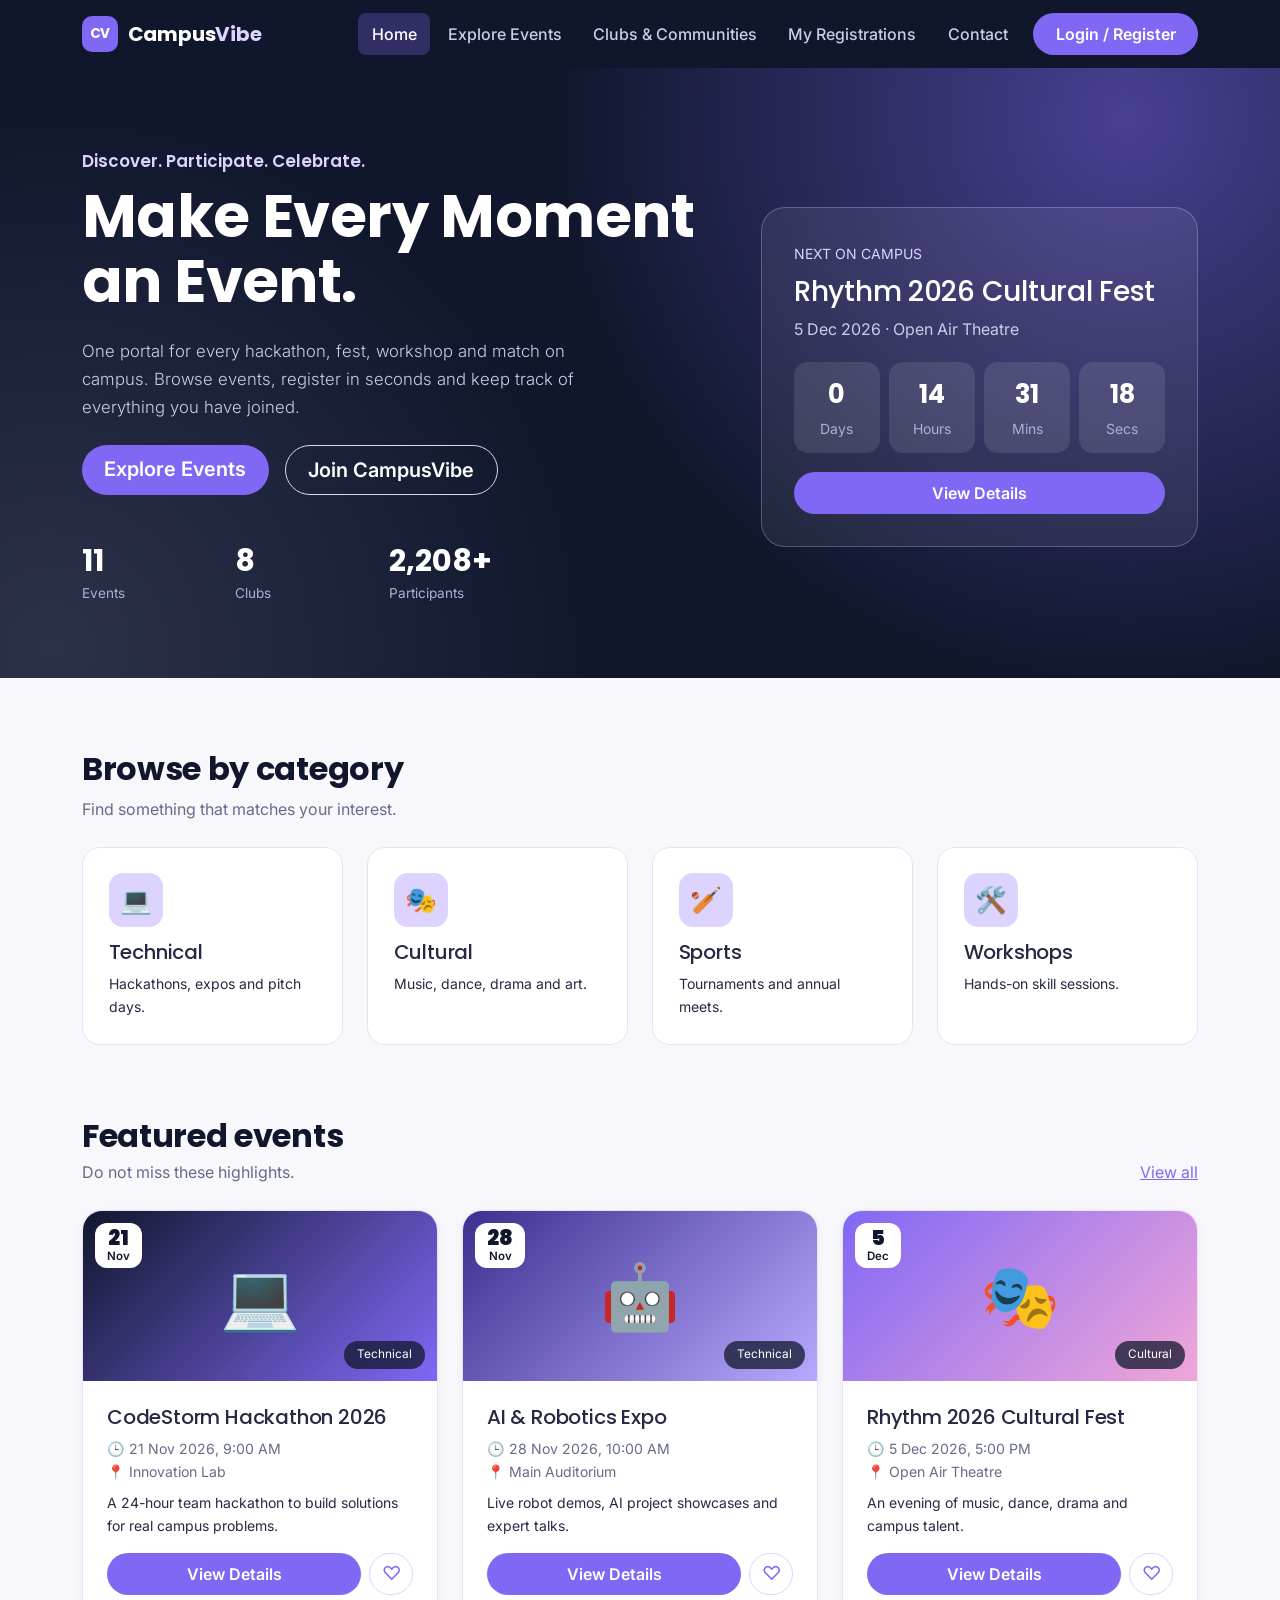
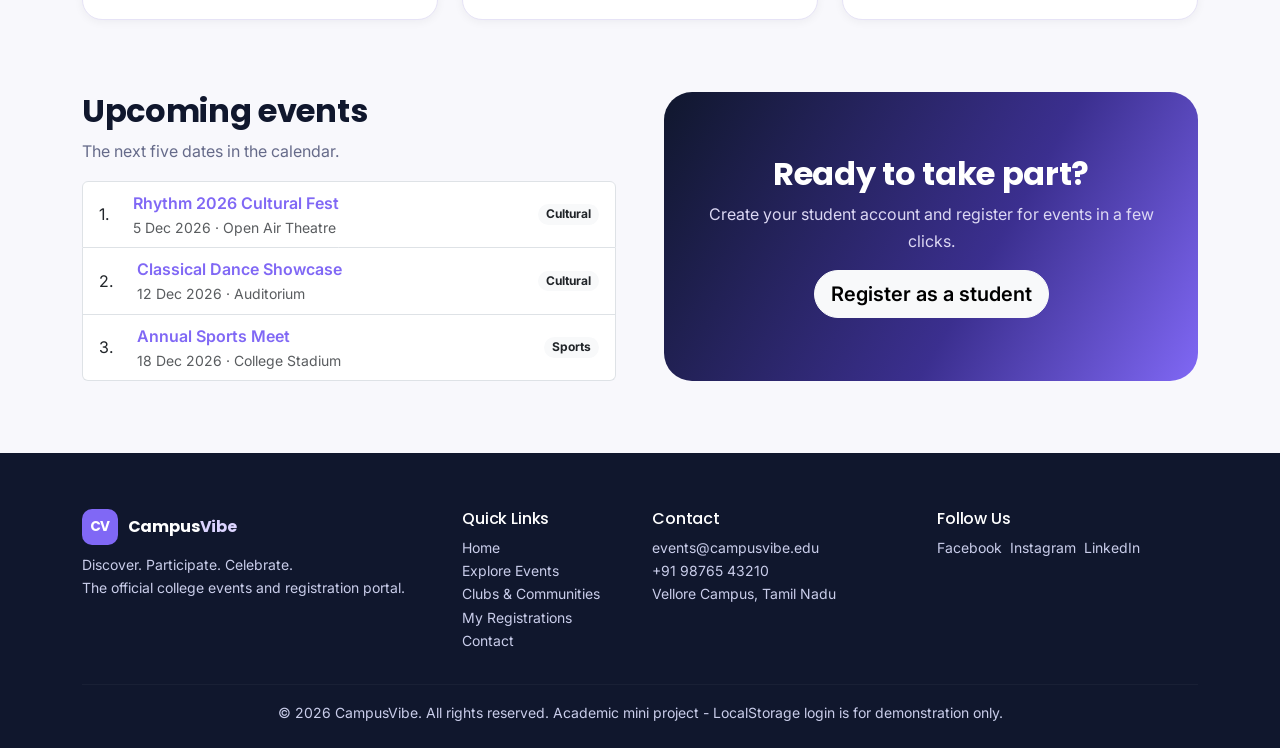
<file: index.html>
<!DOCTYPE html>
<html lang="en">
<head>
<meta charset="UTF-8">
<meta name="viewport" content="width=device-width, initial-scale=1">
<title>Home | CampusVibe</title>
<meta name="description" content="CampusVibe - Discover. Participate. Celebrate.">
<link rel="preconnect" href="https://fonts.googleapis.com">
<link href="https://fonts.googleapis.com/css2?family=Inter:wght@400;500;600&family=Poppins:wght@500;600;700&display=swap" rel="stylesheet">
<link href="https://cdn.jsdelivr.net/npm/bootstrap@5.3.3/dist/css/bootstrap.min.css" rel="stylesheet">
<link href="css/style.css" rel="stylesheet">
</head>
<body>
<header id="nav"></header>
<main>
<section class="hero"><div class="container"><div class="row align-items-center g-5">
 <div class="col-lg-7 rise">
  <p class="tag mb-2">Discover. Participate. Celebrate.</p>
  <h1>Make Every Moment an Event.</h1>
  <p class="lead my-4">One portal for every hackathon, fest, workshop and match on campus. Browse events, register in seconds and keep track of everything you have joined.</p>
  <div class="d-flex flex-wrap gap-3 mb-5"><a class="btn btn-cv btn-lg" href="events.html">Explore Events</a><a class="btn btn-cv-outline btn-lg" href="register.html">Join CampusVibe</a></div>
  <div class="row g-4" style="max-width:460px">
   <div class="col-4 stat"><b data-count="11">0</b><span>Events</span></div>
   <div class="col-4 stat"><b data-count="8">0</b><span>Clubs</span></div>
   <div class="col-4 stat"><b data-count="2400" data-suffix="+">0</b><span>Participants</span></div>
  </div>
 </div>
 <div class="col-lg-5"><div class="next-card">
  <small class="text-uppercase" style="color:var(--lav)">Next on campus</small>
  <h2 class="h3 mt-2" id="nextTitle">Loading...</h2><p class="mb-0" style="color:#c9cdea" id="nextMeta"></p>
  <div class="cd" id="countdown"></div><a class="btn btn-cv w-100" id="nextLink" href="events.html">View Details</a>
 </div></div>
</div></div></section>

<section class="section"><div class="container">
 <h2 class="fw-bold">Browse by category</h2><p class="section-sub mb-4">Find something that matches your interest.</p>
 <div class="row g-4">
  <div class="col-6 col-lg-3"><a class="cat-card" href="events.html?cat=Technical"><div class="ico">💻</div><h3 class="h5">Technical</h3><p class="small mb-0">Hackathons, expos and pitch days.</p></a></div>
  <div class="col-6 col-lg-3"><a class="cat-card" href="events.html?cat=Cultural"><div class="ico">🎭</div><h3 class="h5">Cultural</h3><p class="small mb-0">Music, dance, drama and art.</p></a></div>
  <div class="col-6 col-lg-3"><a class="cat-card" href="events.html?cat=Sports"><div class="ico">🏏</div><h3 class="h5">Sports</h3><p class="small mb-0">Tournaments and annual meets.</p></a></div>
  <div class="col-6 col-lg-3"><a class="cat-card" href="events.html?cat=Workshops"><div class="ico">🛠️</div><h3 class="h5">Workshops</h3><p class="small mb-0">Hands-on skill sessions.</p></a></div>
 </div>
</div></section>

<section class="section pt-0"><div class="container">
 <div class="d-flex justify-content-between align-items-end mb-4"><div><h2 class="fw-bold mb-1">Featured events</h2><p class="section-sub mb-0">Do not miss these highlights.</p></div><a href="events.html">View all</a></div>
 <div class="row g-4" id="featured"></div>
</div></section>

<section class="section pt-0"><div class="container"><div class="row g-5">
 <div class="col-lg-6"><h2 class="fw-bold">Upcoming events</h2><p class="section-sub">The next five dates in the calendar.</p>
  <ol class="list-group list-group-numbered" id="upcoming"></ol></div>
 <div class="col-lg-6"><div class="cta h-100 d-flex flex-column justify-content-center">
  <h2 class="fw-bold">Ready to take part?</h2><p style="color:#dcd8f3">Create your student account and register for events in a few clicks.</p>
  <div><a class="btn btn-light btn-lg fw-semibold" href="register.html">Register as a student</a></div></div></div>
</div></div></section>
</main>
<footer id="footer"></footer>
<script src="https://cdn.jsdelivr.net/npm/bootstrap@5.3.3/dist/js/bootstrap.bundle.min.js"></script>
<script src="js/data.js"></script>
<script src="js/main.js"></script>

</body>
</html>
</file>
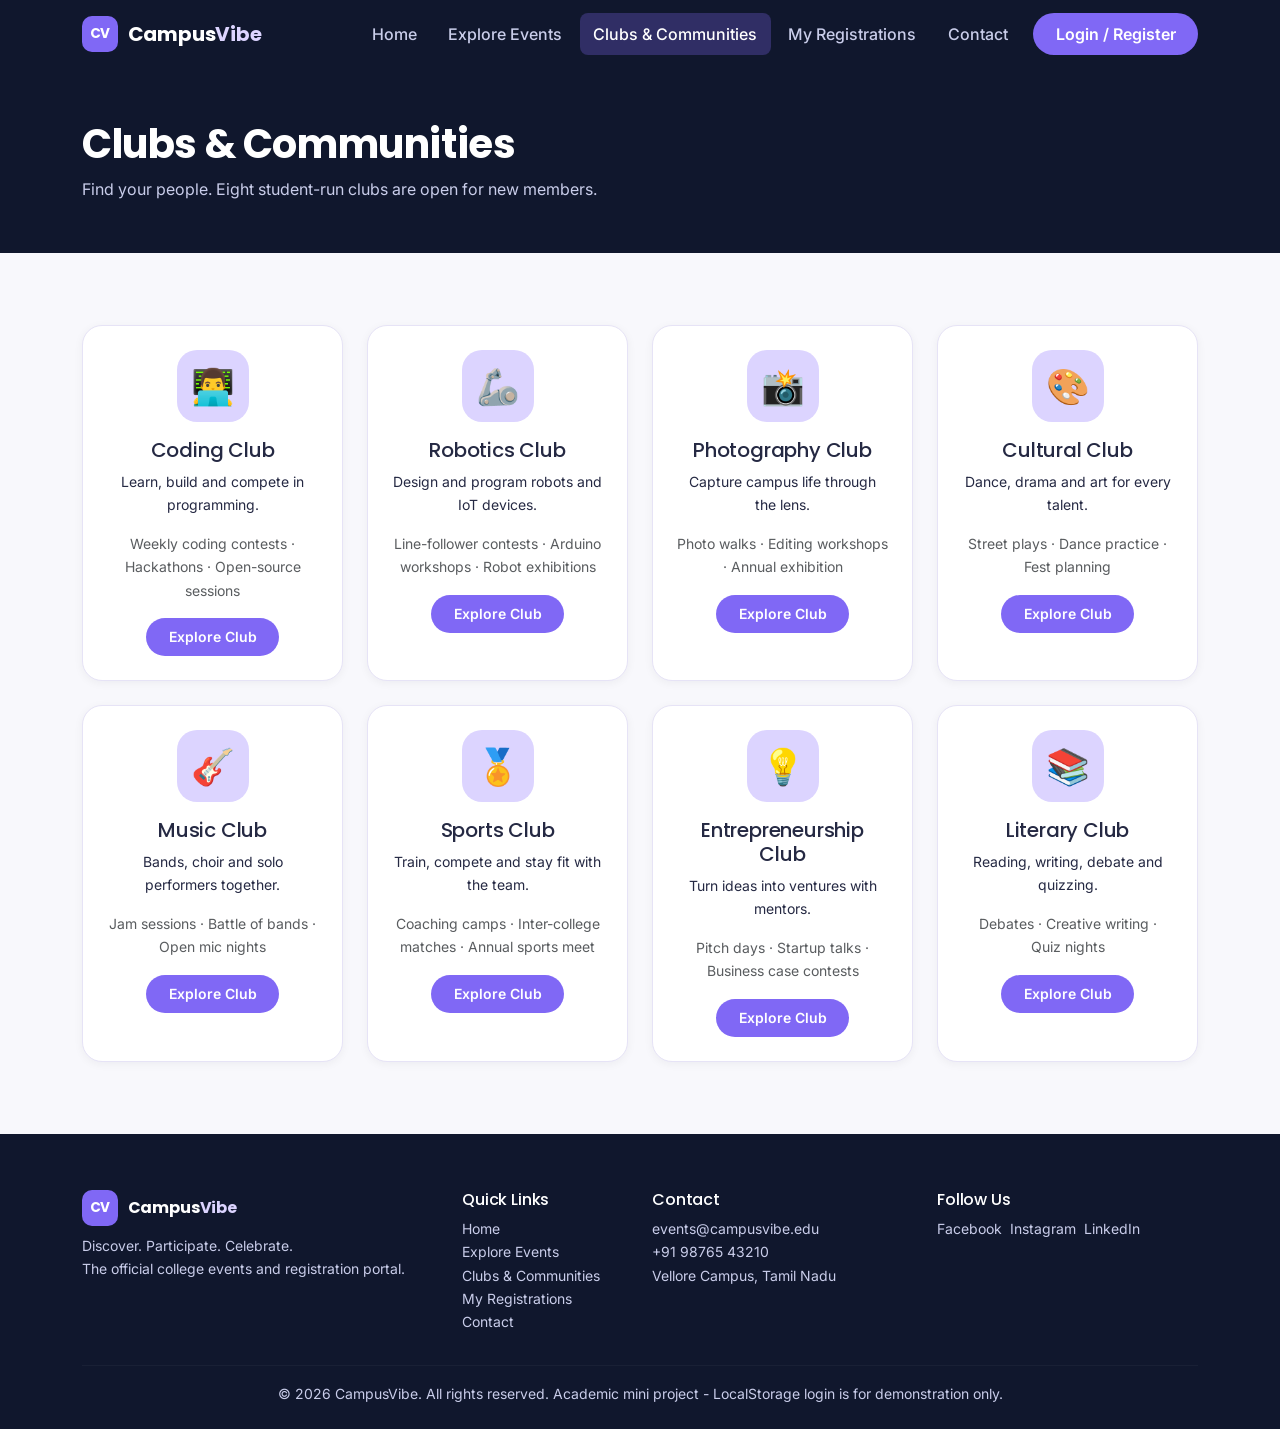
<file: clubs.html>
<!DOCTYPE html>
<html lang="en">
<head>
<meta charset="UTF-8">
<meta name="viewport" content="width=device-width, initial-scale=1">
<title>Clubs & Communities | CampusVibe</title>
<meta name="description" content="CampusVibe - Discover. Participate. Celebrate.">
<link rel="preconnect" href="https://fonts.googleapis.com">
<link href="https://fonts.googleapis.com/css2?family=Inter:wght@400;500;600&family=Poppins:wght@500;600;700&display=swap" rel="stylesheet">
<link href="https://cdn.jsdelivr.net/npm/bootstrap@5.3.3/dist/css/bootstrap.min.css" rel="stylesheet">
<link href="css/style.css" rel="stylesheet">
</head>
<body>
<header id="nav"></header>
<main>
<section class="page-head"><div class="container"><h1>Clubs &amp; Communities</h1><p>Find your people. Eight student-run clubs are open for new members.</p></div></section>
<section class="section"><div class="container"><div class="row g-4" id="clubGrid"></div></div></section>
</main>
<footer id="footer"></footer>
<script src="https://cdn.jsdelivr.net/npm/bootstrap@5.3.3/dist/js/bootstrap.bundle.min.js"></script>
<script src="js/data.js"></script>
<script src="js/main.js"></script>
<script src="js/events.js"></script>
</body>
</html>
</file>
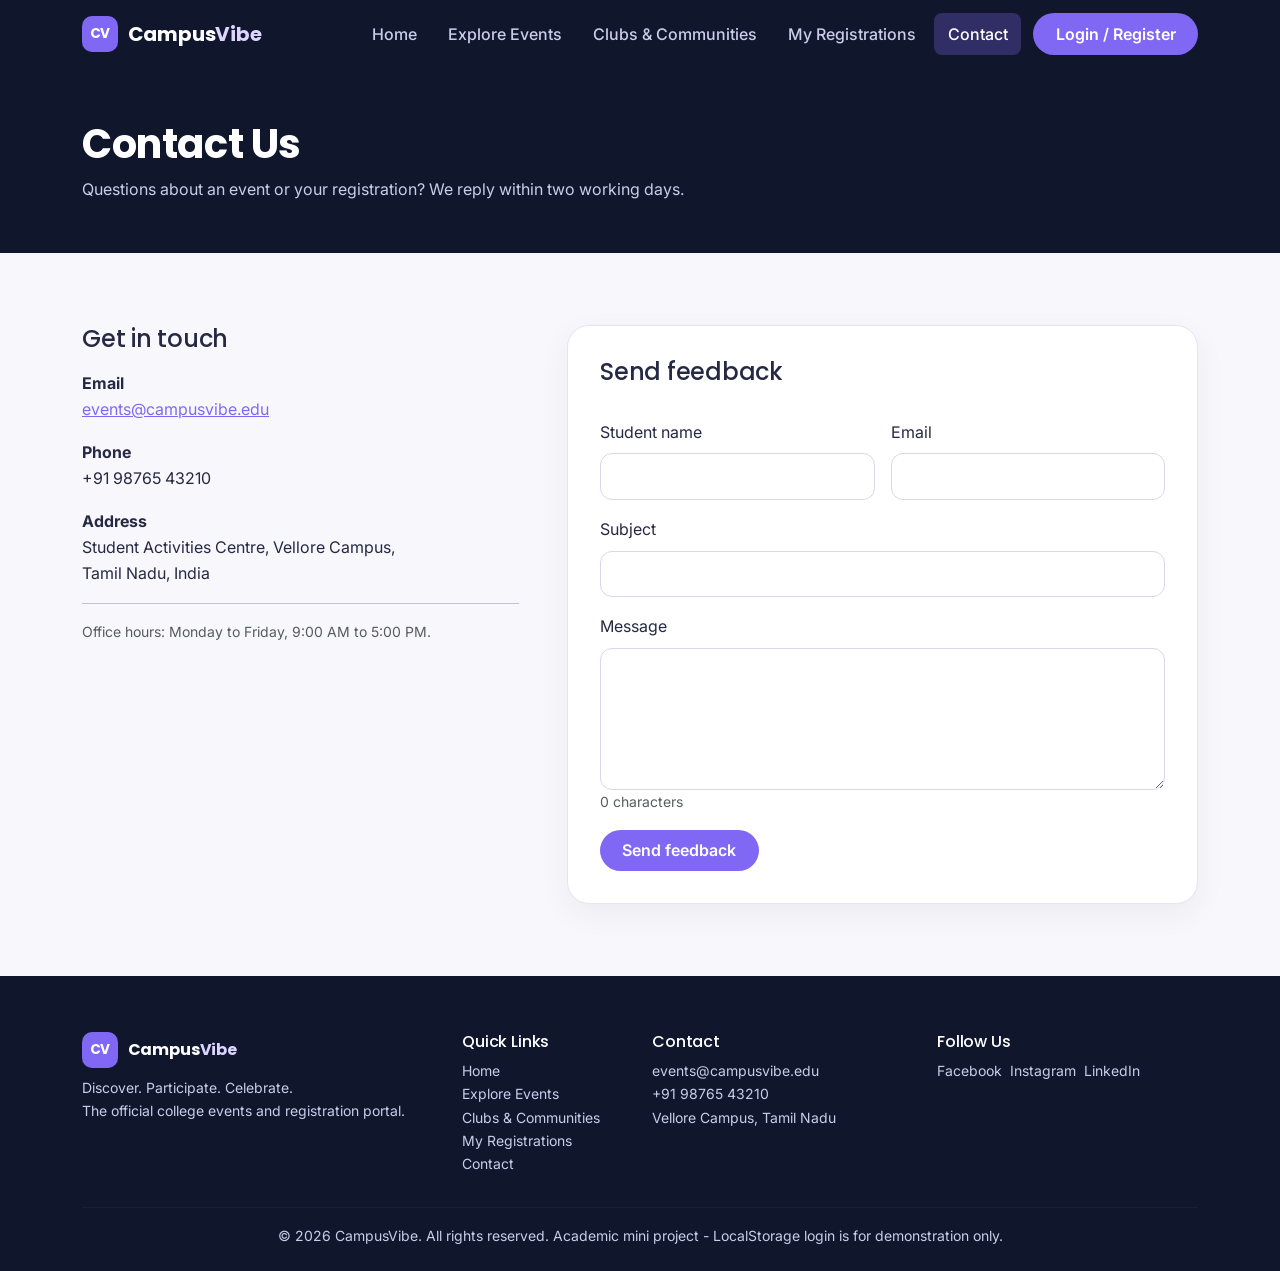
<file: contact.html>
<!DOCTYPE html>
<html lang="en">
<head>
<meta charset="UTF-8">
<meta name="viewport" content="width=device-width, initial-scale=1">
<title>Contact Us | CampusVibe</title>
<meta name="description" content="CampusVibe - Discover. Participate. Celebrate.">
<link rel="preconnect" href="https://fonts.googleapis.com">
<link href="https://fonts.googleapis.com/css2?family=Inter:wght@400;500;600&family=Poppins:wght@500;600;700&display=swap" rel="stylesheet">
<link href="https://cdn.jsdelivr.net/npm/bootstrap@5.3.3/dist/css/bootstrap.min.css" rel="stylesheet">
<link href="css/style.css" rel="stylesheet">
</head>
<body>
<header id="nav"></header>
<main>
<section class="page-head"><div class="container"><h1>Contact Us</h1><p>Questions about an event or your registration? We reply within two working days.</p></div></section>
<section class="section"><div class="container"><div class="row g-5">
 <div class="col-lg-5"><h2 class="h4">Get in touch</h2>
  <ul class="list-unstyled mt-3">
   <li class="mb-3"><b>Email</b><br><a href="mailto:events@campusvibe.edu">events@campusvibe.edu</a></li>
   <li class="mb-3"><b>Phone</b><br>+91 98765 43210</li>
   <li class="mb-3"><b>Address</b><br>Student Activities Centre, Vellore Campus,<br>Tamil Nadu, India</li>
  </ul>
  <hr><p class="small text-muted" style="color:#666b8a">Office hours: Monday to Friday, 9:00 AM to 5:00 PM.</p></div>
 <div class="col-lg-7"><div class="form-card">
  <h2 class="h4">Send feedback</h2><div id="msg" class="mt-3"></div>
  <form id="feedbackForm" class="live" novalidate><div class="row g-3 mt-1">
   <div class="col-md-6"><label class="form-label" for="cname">Student name</label><input class="form-control" id="cname" type="text"><div class="err" id="e_cname"></div></div>
   <div class="col-md-6"><label class="form-label" for="cemail">Email</label><input class="form-control" id="cemail" type="email"><div class="err" id="e_cemail"></div></div>
   <div class="col-12"><label class="form-label" for="subject">Subject</label><input class="form-control" id="subject" type="text"><div class="err" id="e_subject"></div></div>
   <div class="col-12"><label class="form-label" for="message">Message</label><textarea class="form-control" id="message" rows="5"></textarea><div class="d-flex justify-content-between"><div class="err" id="e_message"></div><small class="text-muted" id="charCount">0 characters</small></div></div>
   <div class="col-12"><button class="btn btn-cv" type="submit">Send feedback</button></div>
  </div></form>
 </div></div>
</div></div></section>
</main>
<footer id="footer"></footer>
<script src="https://cdn.jsdelivr.net/npm/bootstrap@5.3.3/dist/js/bootstrap.bundle.min.js"></script>
<script src="js/data.js"></script>
<script src="js/main.js"></script>
<script src="js/contact.js"></script>
</body>
</html>
</file>
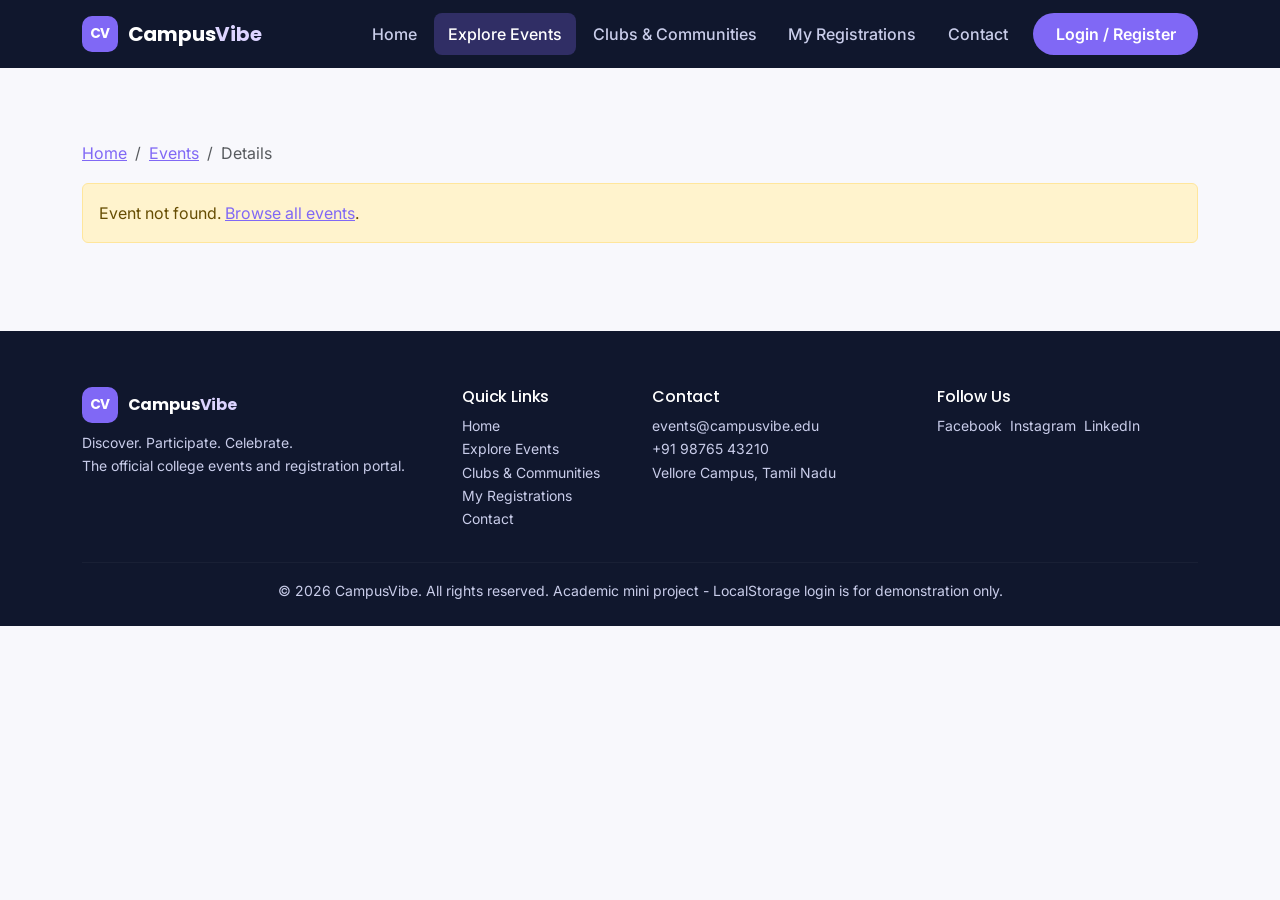
<file: event-details.html>
<!DOCTYPE html>
<html lang="en">
<head>
<meta charset="UTF-8">
<meta name="viewport" content="width=device-width, initial-scale=1">
<title>Event Details | CampusVibe</title>
<meta name="description" content="CampusVibe - Discover. Participate. Celebrate.">
<link rel="preconnect" href="https://fonts.googleapis.com">
<link href="https://fonts.googleapis.com/css2?family=Inter:wght@400;500;600&family=Poppins:wght@500;600;700&display=swap" rel="stylesheet">
<link href="https://cdn.jsdelivr.net/npm/bootstrap@5.3.3/dist/css/bootstrap.min.css" rel="stylesheet">
<link href="css/style.css" rel="stylesheet">
</head>
<body>
<header id="nav"></header>
<main class="section"><div class="container">
 <nav aria-label="breadcrumb"><ol class="breadcrumb"><li class="breadcrumb-item"><a href="index.html">Home</a></li><li class="breadcrumb-item"><a href="events.html">Events</a></li><li class="breadcrumb-item active">Details</li></ol></nav>
 <div id="detail"></div>
</div></main>
<footer id="footer"></footer>
<script src="https://cdn.jsdelivr.net/npm/bootstrap@5.3.3/dist/js/bootstrap.bundle.min.js"></script>
<script src="js/data.js"></script>
<script src="js/main.js"></script>
<script src="js/events.js"></script><script src="js/registration.js"></script>
</body>
</html>
</file>
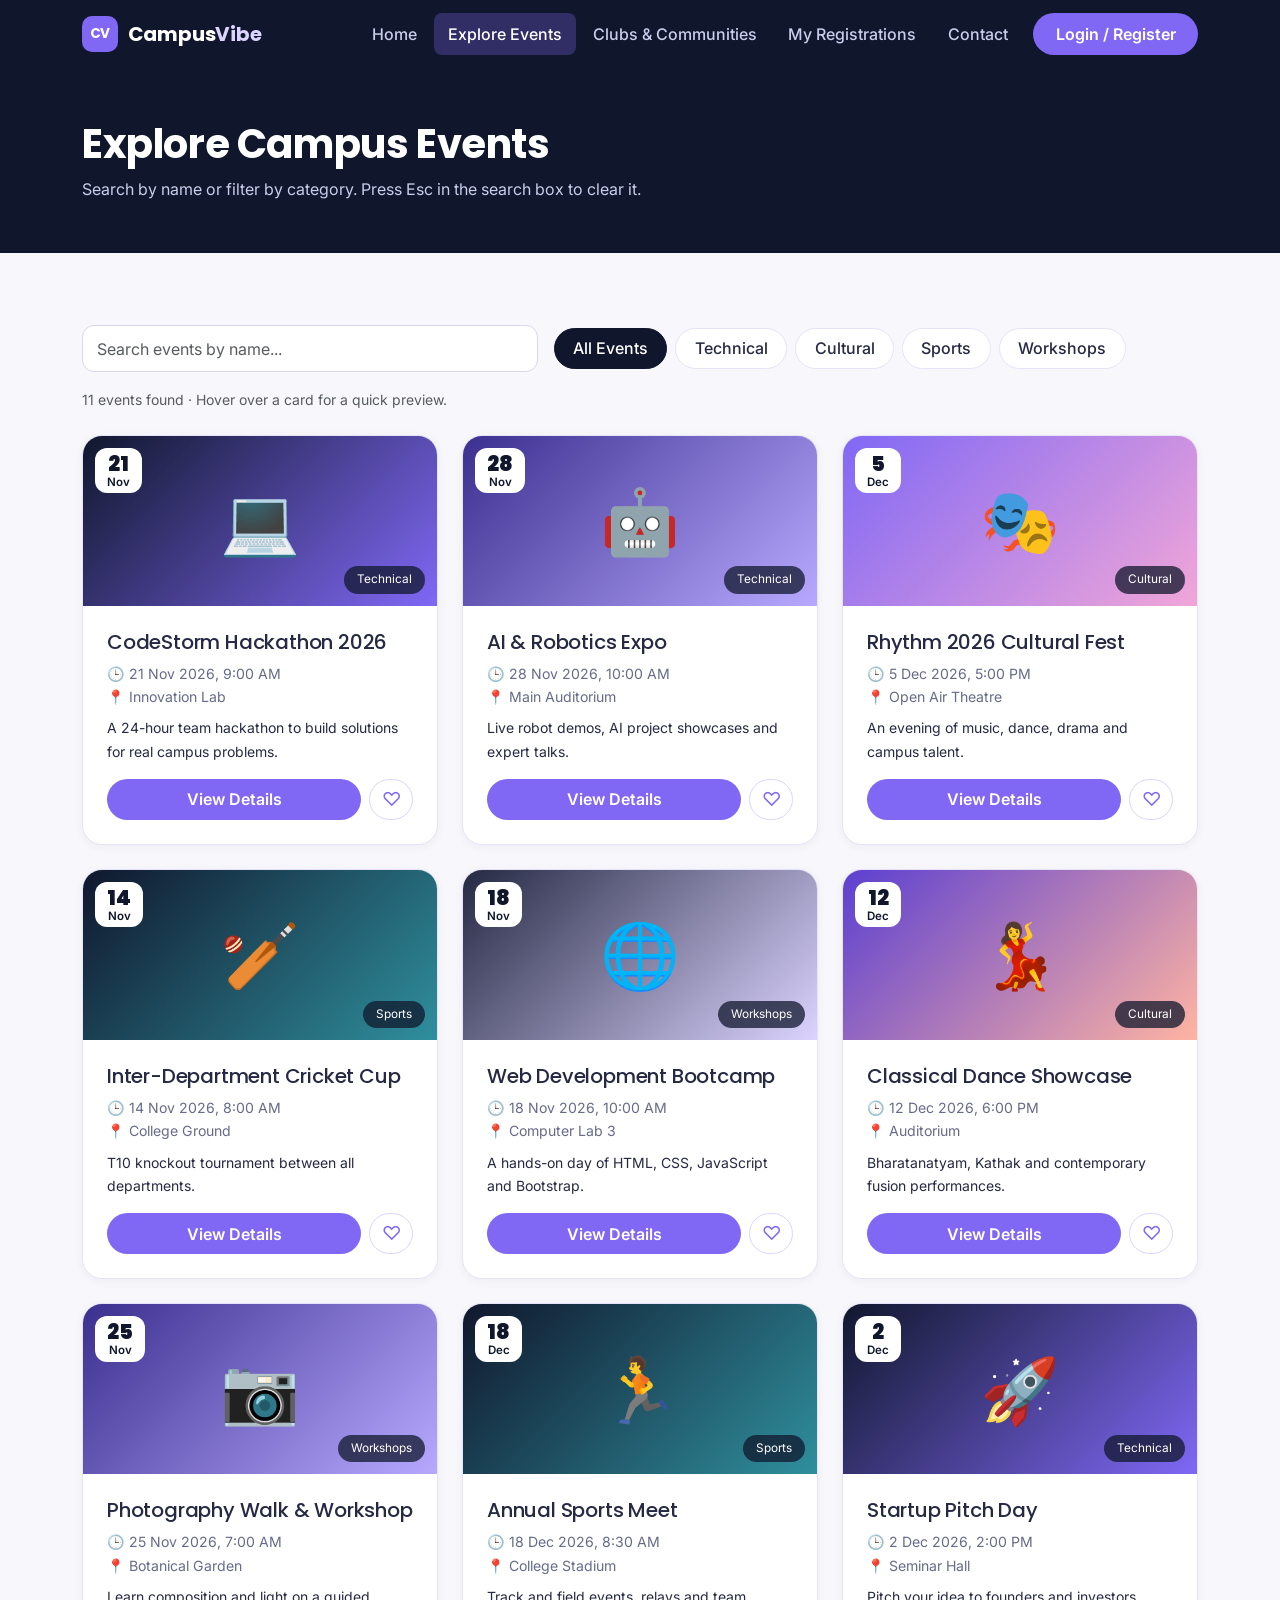
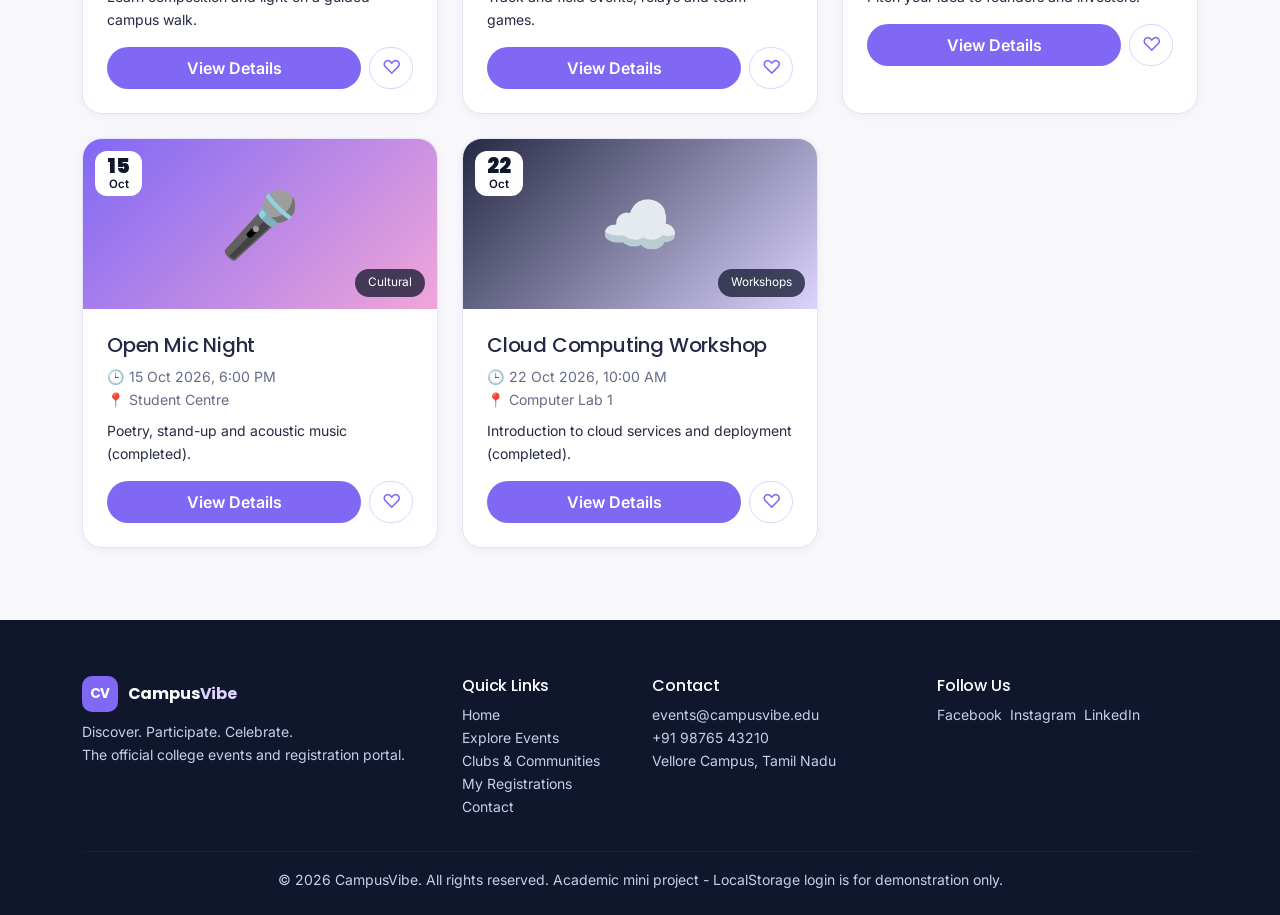
<file: events.html>
<!DOCTYPE html>
<html lang="en">
<head>
<meta charset="UTF-8">
<meta name="viewport" content="width=device-width, initial-scale=1">
<title>Explore Events | CampusVibe</title>
<meta name="description" content="CampusVibe - Discover. Participate. Celebrate.">
<link rel="preconnect" href="https://fonts.googleapis.com">
<link href="https://fonts.googleapis.com/css2?family=Inter:wght@400;500;600&family=Poppins:wght@500;600;700&display=swap" rel="stylesheet">
<link href="https://cdn.jsdelivr.net/npm/bootstrap@5.3.3/dist/css/bootstrap.min.css" rel="stylesheet">
<link href="css/style.css" rel="stylesheet">
</head>
<body>
<header id="nav"></header>
<main>
<section class="page-head"><div class="container"><h1>Explore Campus Events</h1><p>Search by name or filter by category. Press Esc in the search box to clear it.</p></div></section>
<section class="section"><div class="container">
 <div class="row g-3 align-items-center mb-3">
  <div class="col-lg-5"><input id="search" type="search" class="form-control" placeholder="Search events by name..." aria-label="Search events"></div>
  <div class="col-lg-7 d-flex flex-wrap gap-2">
   <button class="chip active" data-cat="All">All Events</button><button class="chip" data-cat="Technical">Technical</button>
   <button class="chip" data-cat="Cultural">Cultural</button><button class="chip" data-cat="Sports">Sports</button><button class="chip" data-cat="Workshops">Workshops</button>
  </div>
 </div>
 <p class="small text-muted mb-4"><span id="count"></span> · <span id="hoverMsg">Hover over a card for a quick preview.</span></p>
 <div class="row g-4" id="grid"></div>
 <div id="empty" class="alert alert-light border text-center d-none mt-3">No events match your search. Try another keyword or category.</div>
</div></section>
</main>
<footer id="footer"></footer>
<script src="https://cdn.jsdelivr.net/npm/bootstrap@5.3.3/dist/js/bootstrap.bundle.min.js"></script>
<script src="js/data.js"></script>
<script src="js/main.js"></script>
<script src="js/events.js"></script>
</body>
</html>
</file>
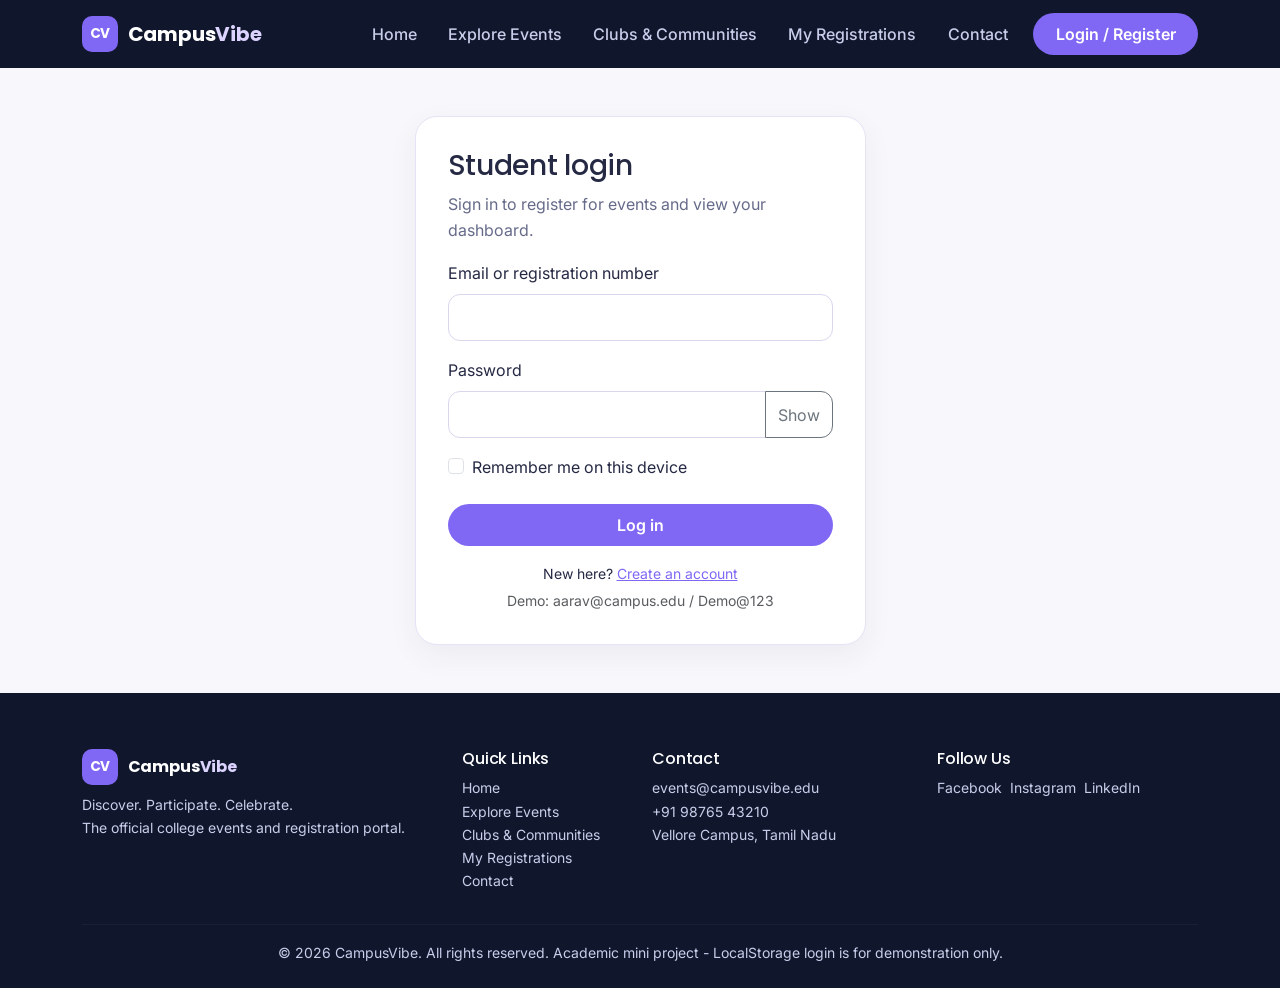
<file: login.html>
<!DOCTYPE html>
<html lang="en">
<head>
<meta charset="UTF-8">
<meta name="viewport" content="width=device-width, initial-scale=1">
<title>Student Login | CampusVibe</title>
<meta name="description" content="CampusVibe - Discover. Participate. Celebrate.">
<link rel="preconnect" href="https://fonts.googleapis.com">
<link href="https://fonts.googleapis.com/css2?family=Inter:wght@400;500;600&family=Poppins:wght@500;600;700&display=swap" rel="stylesheet">
<link href="https://cdn.jsdelivr.net/npm/bootstrap@5.3.3/dist/css/bootstrap.min.css" rel="stylesheet">
<link href="css/style.css" rel="stylesheet">
</head>
<body>
<header id="nav"></header>
<main class="auth-wrap"><div class="container"><div class="row justify-content-center"><div class="col-md-8 col-lg-5">
 <div class="form-card">
  <h1 class="h3">Student login</h1><p class="section-sub">Sign in to register for events and view your dashboard.</p>
  <div id="msg"></div>
  <form id="loginForm" class="live" novalidate>
   <div class="mb-3"><label class="form-label" for="ident">Email or registration number</label><input class="form-control" id="ident" type="text" autocomplete="username"><div class="err" id="e_ident"></div></div>
   <div class="mb-3"><label class="form-label" for="lpass">Password</label>
    <div class="input-group"><input class="form-control" id="lpass" type="password" autocomplete="current-password" style="border-radius:12px 0 0 12px"><button class="btn btn-outline-secondary" type="button" onclick="togglePw('lpass',this)" style="border-radius:0 12px 12px 0">Show</button></div><div class="err" id="e_lpass"></div></div>
   <div class="form-check mb-4"><input class="form-check-input" type="checkbox" id="remember"><label class="form-check-label" for="remember">Remember me on this device</label></div>
   <button class="btn btn-cv w-100" type="submit">Log in</button>
  </form>
  <p class="small text-center mt-3 mb-1">New here? <a href="register.html">Create an account</a></p>
  <p class="small text-center text-muted mb-0">Demo: aarav@campus.edu / Demo@123</p>
 </div>
</div></div></div></main>
<footer id="footer"></footer>
<script src="https://cdn.jsdelivr.net/npm/bootstrap@5.3.3/dist/js/bootstrap.bundle.min.js"></script>
<script src="js/data.js"></script>
<script src="js/main.js"></script>
<script src="js/auth.js"></script>
</body>
</html>
</file>
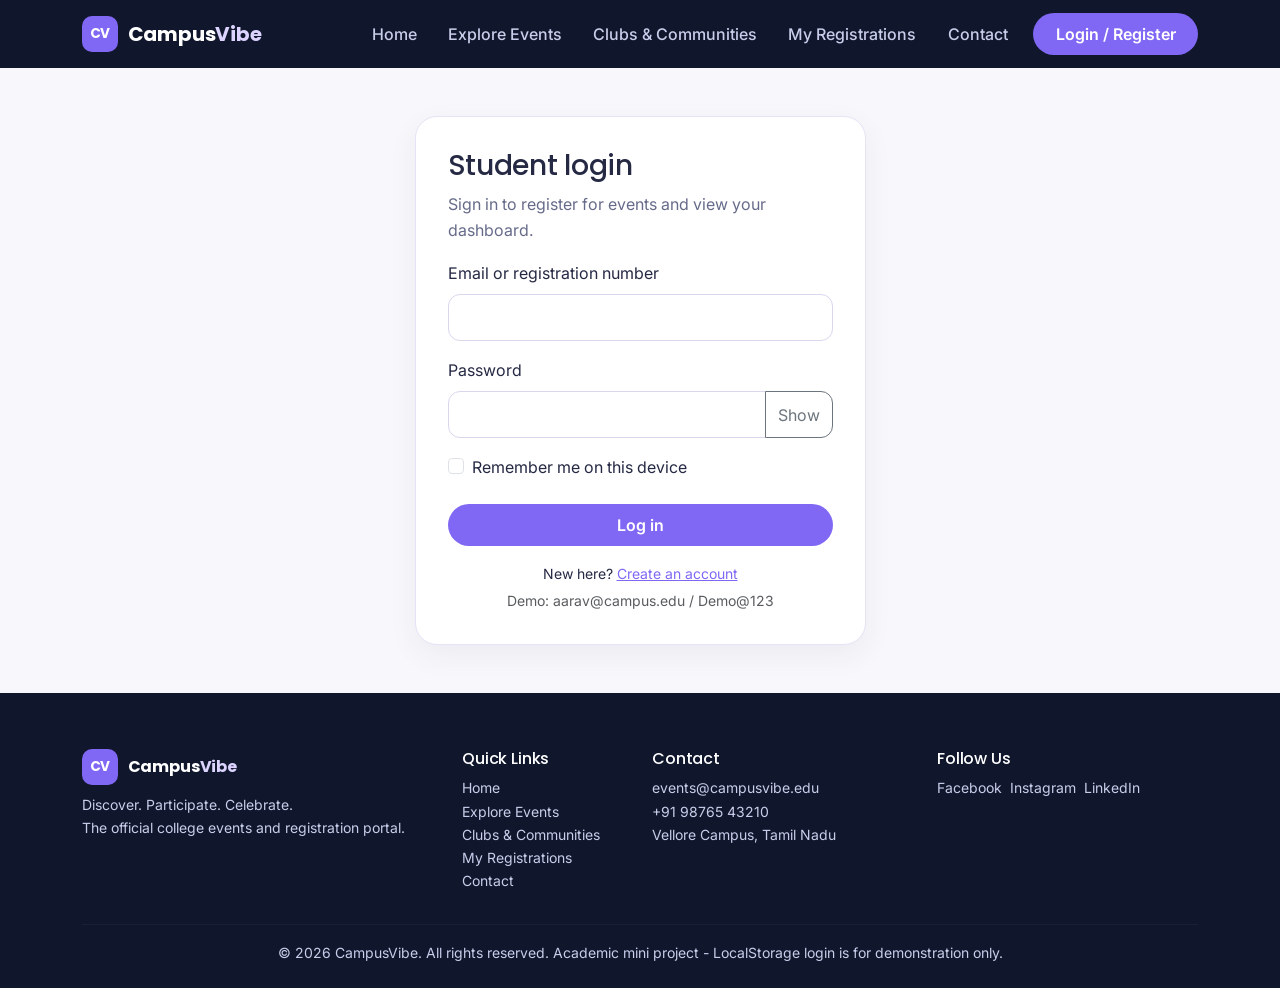
<file: my-registrations.html>
<!DOCTYPE html>
<html lang="en">
<head>
<meta charset="UTF-8">
<meta name="viewport" content="width=device-width, initial-scale=1">
<title>My Registrations | CampusVibe</title>
<meta name="description" content="CampusVibe - Discover. Participate. Celebrate.">
<link rel="preconnect" href="https://fonts.googleapis.com">
<link href="https://fonts.googleapis.com/css2?family=Inter:wght@400;500;600&family=Poppins:wght@500;600;700&display=swap" rel="stylesheet">
<link href="https://cdn.jsdelivr.net/npm/bootstrap@5.3.3/dist/css/bootstrap.min.css" rel="stylesheet">
<link href="css/style.css" rel="stylesheet">
</head>
<body>
<header id="nav"></header>
<main id="dash">
<section class="page-head"><div class="container"><h1 id="welcome">Welcome</h1><p>Your registrations and favourite events in one place.</p></div></section>
<section class="section"><div class="container">
 <div class="row g-3 mb-5">
  <div class="col-6 col-lg-3"><div class="stat-card"><b id="s_total">0</b>Registered events</div></div>
  <div class="col-6 col-lg-3"><div class="stat-card"><b id="s_up">0</b>Upcoming</div></div>
  <div class="col-6 col-lg-3"><div class="stat-card"><b id="s_done">0</b>Completed</div></div>
  <div class="col-6 col-lg-3"><div class="stat-card"><b id="s_fav">0</b>Favourites</div></div>
 </div>
 <h2 class="h4 mb-3">Student details</h2>
 <div class="table-responsive mb-5"><table class="table table-bordered bg-white" style="max-width:560px"><tbody id="profile"></tbody></table></div>
 <h2 class="h4 mb-3">My registrations</h2>
 <div class="table-responsive" id="regTable"><table class="table table-hover align-middle bg-white cv-table"><thead><tr><th>Event</th><th>Category</th><th>Registered on</th><th>Event date</th><th>Venue</th><th>Status</th><th>Actions</th></tr></thead><tbody id="regBody"></tbody></table></div>
 <div id="noReg" class="alert alert-light border d-none">You have not registered for any events yet. <a href="events.html">Explore events</a>.</div>
 <h2 class="h4 mt-5 mb-3">Favourite events</h2>
 <div class="row g-3" id="favGrid"></div>
 <div id="noFav" class="alert alert-light border d-none">No favourites yet. Tap the heart on any event card to save it.</div>
</div></section>
</main>
<footer id="footer"></footer>
<script src="https://cdn.jsdelivr.net/npm/bootstrap@5.3.3/dist/js/bootstrap.bundle.min.js"></script>
<script src="js/data.js"></script>
<script src="js/main.js"></script>
<script src="js/registration.js"></script>
</body>
</html>
</file>
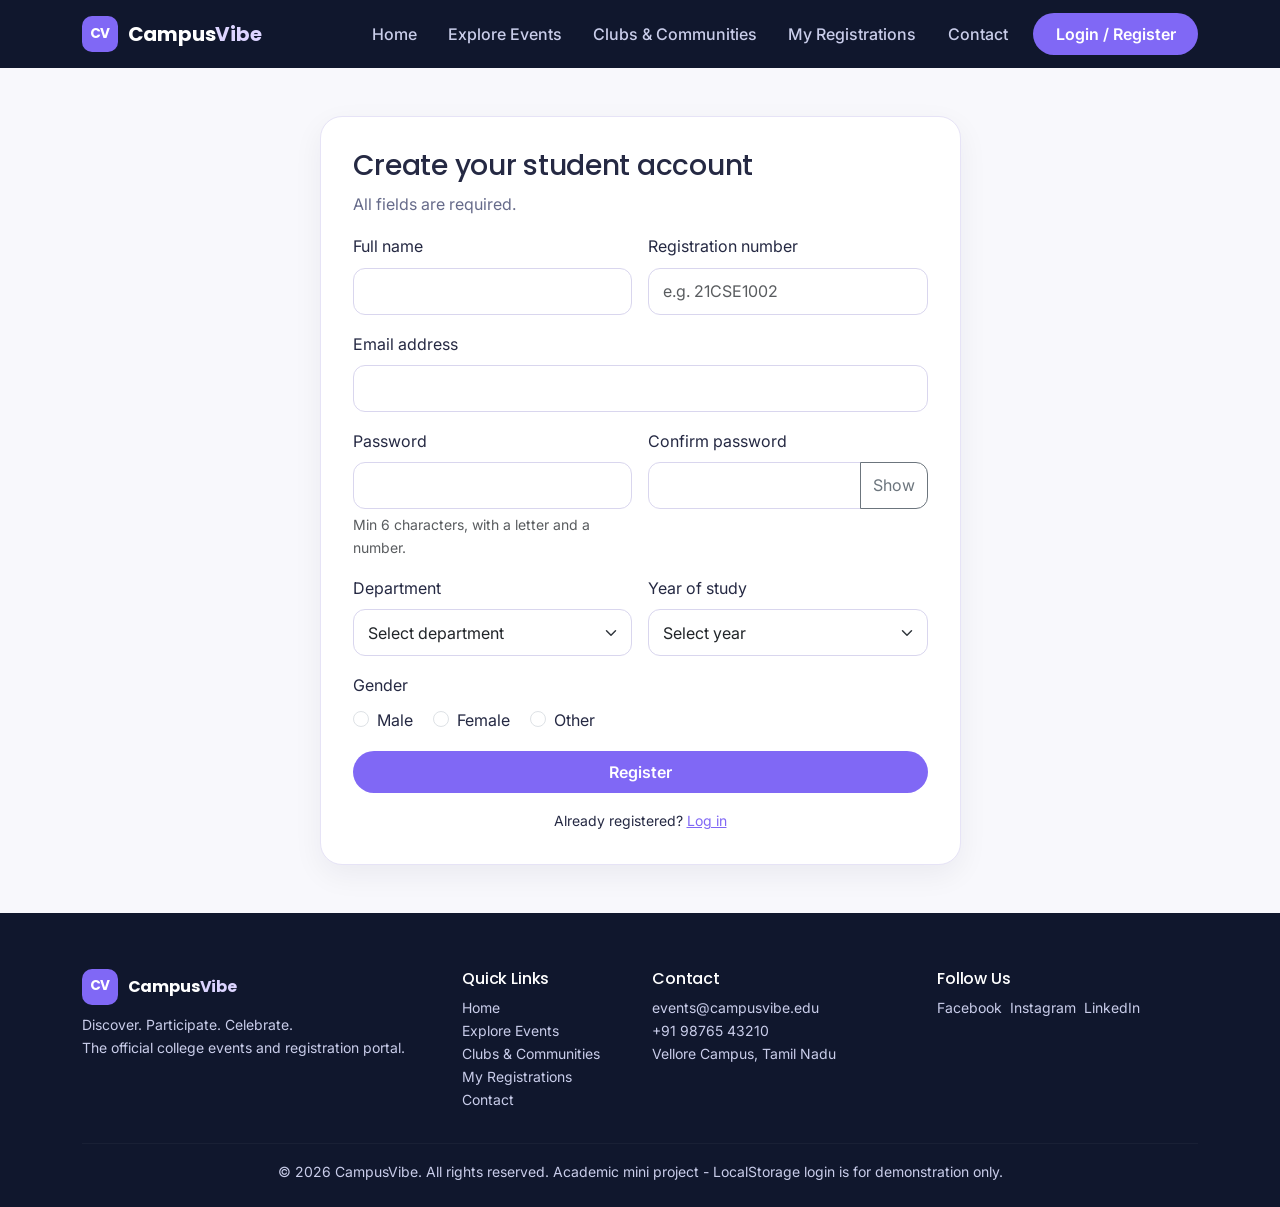
<file: register.html>
<!DOCTYPE html>
<html lang="en">
<head>
<meta charset="UTF-8">
<meta name="viewport" content="width=device-width, initial-scale=1">
<title>Student Registration | CampusVibe</title>
<meta name="description" content="CampusVibe - Discover. Participate. Celebrate.">
<link rel="preconnect" href="https://fonts.googleapis.com">
<link href="https://fonts.googleapis.com/css2?family=Inter:wght@400;500;600&family=Poppins:wght@500;600;700&display=swap" rel="stylesheet">
<link href="https://cdn.jsdelivr.net/npm/bootstrap@5.3.3/dist/css/bootstrap.min.css" rel="stylesheet">
<link href="css/style.css" rel="stylesheet">
</head>
<body>
<header id="nav"></header>
<main class="auth-wrap"><div class="container"><div class="row justify-content-center"><div class="col-lg-7">
 <div class="form-card">
  <h1 class="h3">Create your student account</h1><p class="section-sub">All fields are required.</p>
  <div id="msg"></div>
  <form id="regForm" class="live" novalidate><div class="row g-3">
   <div class="col-md-6"><label class="form-label" for="name">Full name</label><input class="form-control" id="name" type="text"><div class="err" id="e_name"></div></div>
   <div class="col-md-6"><label class="form-label" for="regNo">Registration number</label><input class="form-control" id="regNo" type="text" placeholder="e.g. 21CSE1002"><div class="err" id="e_regNo"></div></div>
   <div class="col-12"><label class="form-label" for="email">Email address</label><input class="form-control" id="email" type="email"><div class="err" id="e_email"></div></div>
   <div class="col-md-6"><label class="form-label" for="password">Password</label><input class="form-control" id="password" type="password" autocomplete="new-password"><div class="err" id="e_password"></div><div class="form-text">Min 6 characters, with a letter and a number.</div></div>
   <div class="col-md-6"><label class="form-label" for="confirm">Confirm password</label><div class="input-group"><input class="form-control" id="confirm" type="password" autocomplete="new-password" style="border-radius:12px 0 0 12px"><button class="btn btn-outline-secondary" type="button" onclick="togglePw('confirm',this)" style="border-radius:0 12px 12px 0">Show</button></div><div class="err" id="e_confirm"></div></div>
   <div class="col-md-6"><label class="form-label" for="dept">Department</label><select class="form-select" id="dept"><option value="">Select department</option><option>Computer Science</option><option>Information Technology</option><option>Electronics</option><option>Electrical</option><option>Mechanical</option></select><div class="err" id="e_dept"></div></div>
   <div class="col-md-6"><label class="form-label" for="year">Year of study</label><select class="form-select" id="year"><option value="">Select year</option><option>1st Year</option><option>2nd Year</option><option>3rd Year</option><option>4th Year</option></select><div class="err" id="e_year"></div></div>
   <div class="col-12"><span class="form-label d-block">Gender</span>
    <div class="form-check form-check-inline"><input class="form-check-input" type="radio" name="gender" id="gM" value="Male"><label class="form-check-label" for="gM">Male</label></div>
    <div class="form-check form-check-inline"><input class="form-check-input" type="radio" name="gender" id="gF" value="Female"><label class="form-check-label" for="gF">Female</label></div>
    <div class="form-check form-check-inline"><input class="form-check-input" type="radio" name="gender" id="gO" value="Other"><label class="form-check-label" for="gO">Other</label></div>
    <div class="err" id="e_gender"></div></div>
   <div class="col-12"><button class="btn btn-cv w-100" type="submit">Register</button></div>
  </div></form>
  <p class="small text-center mt-3 mb-0">Already registered? <a href="login.html">Log in</a></p>
 </div>
</div></div></div></main>
<footer id="footer"></footer>
<script src="https://cdn.jsdelivr.net/npm/bootstrap@5.3.3/dist/js/bootstrap.bundle.min.js"></script>
<script src="js/data.js"></script>
<script src="js/main.js"></script>
<script src="js/auth.js"></script>
</body>
</html>
</file>
<file: css/style.css>
/* CampusVibe - external stylesheet */
:root{--navy:#10172D;--purple:#8068F5;--lav:#DCD4FF;--bg:#F8F8FC;--ink:#252943;--muted:#666b8a;--line:#e6e3f6}
body{font-family:'Inter',sans-serif;background:var(--bg);color:var(--ink);line-height:1.65}
h1,h2,h3,h4,h5,h6,.brand{font-family:'Poppins',sans-serif;color:var(--navy);letter-spacing:-.01em}
a{color:var(--purple)}
:focus-visible{outline:3px solid var(--purple);outline-offset:2px}

/* navbar */
.cv-nav{background:var(--navy);padding:.7rem 0}
.brand{color:#fff!important;font-weight:700;display:flex;align-items:center;gap:.6rem;text-decoration:none}
.brand em{font-style:normal;color:var(--lav)}
.logo{background:var(--purple);color:#fff;width:36px;height:36px;border-radius:10px;display:grid;place-items:center;font-size:.85rem}
.cv-nav .nav-link{color:#c9cdea;font-weight:500;border-radius:8px;padding:.5rem .85rem!important;transition:.2s}
.cv-nav .nav-link:hover,.cv-nav .nav-link.active{color:#fff;background:rgba(128,104,245,.28)}

/* buttons */
.btn-cv{background:var(--purple);color:#fff;border:0;border-radius:50px;padding:.55rem 1.4rem;font-weight:600;transition:.25s}
.btn-cv:hover{background:#6a52e0;color:#fff;transform:translateY(-2px);box-shadow:0 8px 20px rgba(128,104,245,.35)}
.btn-cv-outline{border:1.5px solid var(--lav);color:#fff;border-radius:50px;padding:.55rem 1.4rem;font-weight:600;transition:.25s}
.btn-cv-outline:hover{background:var(--lav);color:var(--navy)}
.btn-light{border-radius:50px}

/* hero */
.hero{background:radial-gradient(circle at 88% 8%,rgba(128,104,245,.5),transparent 45%),radial-gradient(circle at 4% 95%,rgba(220,212,255,.14),transparent 40%),var(--navy);color:#fff;padding:5rem 0 4.5rem}
.hero h1{color:#fff;font-size:clamp(2.3rem,5vw,3.7rem);font-weight:700;line-height:1.1}
.hero .tag{color:var(--lav);font-family:'Poppins';font-weight:600;font-size:1.05rem}
.hero p.lead{color:#c9cdea;max-width:520px;font-size:1.05rem}
.rise{animation:rise .8s ease both}
@keyframes rise{from{opacity:0;transform:translateY(24px)}to{opacity:1;transform:none}}
.stat b{font-family:'Poppins';font-size:1.9rem;color:#fff;display:block;line-height:1.2}
.stat span{color:#aab0d6;font-size:.85rem}
.next-card{background:rgba(255,255,255,.07);border:1px solid rgba(220,212,255,.28);border-radius:24px;padding:2rem}
.next-card h2{color:#fff}
.cd{display:flex;gap:.6rem;margin:1.2rem 0}
.cd div{background:rgba(255,255,255,.1);border-radius:14px;padding:.7rem .4rem;text-align:center;flex:1}
.cd b{display:block;font-size:1.6rem;font-family:'Poppins'}
.cd small{color:#aab0d6}

/* sections */
.section{padding:4.5rem 0}
.section-sub{color:var(--muted)}
.page-head{background:var(--navy);color:#fff;padding:3.2rem 0}
.page-head h1{color:#fff;font-weight:700}
.page-head p{color:#c9cdea;margin:0}
.cat-card{display:block;background:#fff;border:1px solid var(--line);border-radius:18px;padding:1.6rem;text-decoration:none;color:var(--ink);transition:.3s;height:100%}
.cat-card:hover{border-color:var(--purple);transform:translateY(-4px);box-shadow:0 14px 30px rgba(128,104,245,.15)}
.cat-card .ico{width:54px;height:54px;border-radius:14px;background:var(--lav);display:grid;place-items:center;font-size:1.6rem;margin-bottom:.8rem}
.cta{background:linear-gradient(120deg,var(--navy),#3b2f8f 60%,var(--purple));color:#fff;border-radius:28px;padding:3.2rem 2rem;text-align:center}
.cta h2{color:#fff}

/* event cards */
.ev-card{background:#fff;border:1px solid var(--line);border-radius:20px;overflow:hidden;transition:.3s;box-shadow:0 2px 10px rgba(16,23,45,.05)}
.ev-card:hover{transform:translateY(-6px);box-shadow:0 18px 40px rgba(16,23,45,.12)}
.poster{height:170px;position:relative;display:grid;place-items:center;font-size:4rem;overflow:hidden}
.poster.big{height:320px;border-radius:24px;font-size:7rem}
.poster .emoji{transition:.4s}
.ev-card:hover .emoji{transform:scale(1.15) rotate(-4deg)}
.g0{background:linear-gradient(135deg,#10172D,#8068F5)}.g1{background:linear-gradient(135deg,#3b2f8f,#b8a9ff)}
.g2{background:linear-gradient(135deg,#8068F5,#f1a6d8)}.g3{background:linear-gradient(135deg,#10172D,#2f8f9d)}
.g4{background:linear-gradient(135deg,#252943,#DCD4FF)}.g5{background:linear-gradient(135deg,#5b3fd1,#ffb4a2)}
.datebox{position:absolute;top:12px;left:12px;background:#fff;color:var(--navy);border-radius:12px;padding:.3rem .75rem;text-align:center;line-height:1.1;font-size:.72rem;font-weight:600}
.datebox b{display:block;font-size:1.3rem;font-family:'Poppins'}
.badge-cat{position:absolute;bottom:12px;right:12px;background:rgba(16,23,45,.75);color:#fff;font-size:.74rem;padding:.25rem .8rem;border-radius:50px}
.meta li{font-size:.88rem;color:var(--muted)}
.fav{border:1.5px solid var(--lav);background:#fff;color:var(--purple);border-radius:50px;width:44px;font-size:1.2rem;transition:.2s}
.fav:hover,.fav.on{background:var(--purple);color:#fff;border-color:var(--purple)}
.club-icon{width:72px;height:72px;margin:0 auto 1rem;border-radius:20px;background:var(--lav);display:grid;place-items:center;font-size:2.2rem}

/* filters + forms */
.chip{border:1.5px solid var(--line);background:#fff;border-radius:50px;padding:.4rem 1.15rem;font-weight:500;color:var(--ink);transition:.2s}
.chip:hover{border-color:var(--purple)}
.chip.active{background:var(--navy);color:#fff;border-color:var(--navy)}
.form-card{background:#fff;border-radius:22px;border:1px solid var(--line);padding:2rem;box-shadow:0 10px 30px rgba(16,23,45,.06)}
.form-control,.form-select{border-radius:12px;padding:.65rem .9rem;border-color:#d9d6ee}
.form-control:focus,.form-select:focus{border-color:var(--purple);box-shadow:0 0 0 .2rem rgba(128,104,245,.2)}
.err{display:none;color:#d63343;font-size:.82rem;margin-top:.25rem}
.auth-wrap{min-height:68vh;display:grid;place-items:center;padding:3rem 0}
.form-check-input:checked{background-color:var(--purple);border-color:var(--purple)}

/* dashboard */
.stat-card{background:#fff;border:1px solid var(--line);border-radius:18px;padding:1.3rem;border-left:5px solid var(--purple)}
.stat-card b{font-family:'Poppins';font-size:2rem;color:var(--navy);display:block;line-height:1.1}
.cv-table thead{background:var(--navy);color:#fff}
.cv-table th{font-weight:600}

/* toast + footer */
.cv-toast{background:var(--navy);color:#fff;border:0;border-left:5px solid var(--purple);border-radius:12px}
.cv-toast.danger{border-left-color:#e5484d}
footer{background:var(--navy);color:#c9cdea;padding:3.5rem 0 1.5rem}
footer h6{color:#fff}footer a{color:#c9cdea;text-decoration:none}footer a:hover{color:#fff}
footer hr{border-color:rgba(255,255,255,.15)}

@media(max-width:576px){.hero{padding:3rem 0}.poster.big{height:220px}.section{padding:3rem 0}}
@media(prefers-reduced-motion:reduce){*{animation:none!important;transition:none!important}}
</file>
